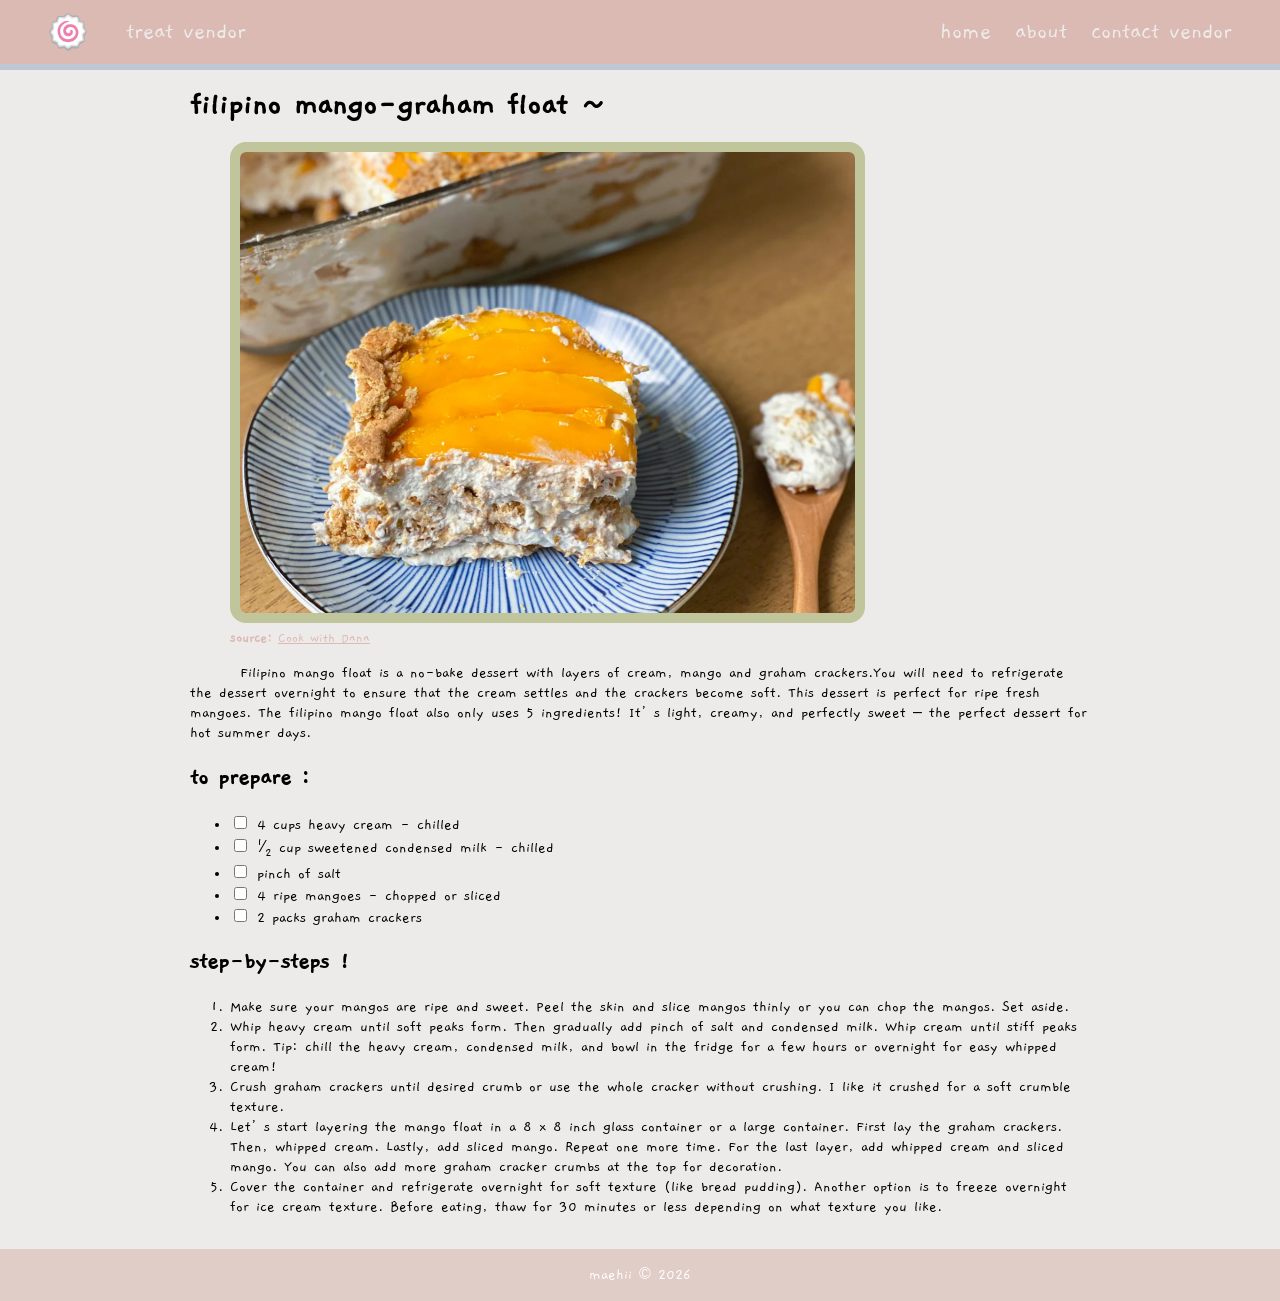
<file: 01-Introduction to HTML and CSS/index.html>
<!-- exercise 01: Recipe Page -->

<!DOCTYPE html>
<html lang="en">
<head>
    <meta charset="UTF-8">
    <meta name="viewport" content="width=device-width, initial-scale=1.0">
    <title>🍥 treat vendor: recipes !</title>
    <link rel="stylesheet" href="styles.css">
</head>
<body>
    <header> <!-- semantic element: faux navigation -->
        <nav class="navbar">
            <div class="nav-brand">
                <img src="./images/fish-cake-with-swirl_1f365.png" alt="logo" class="logo">
                <span class="title">treat vendor</span>
            </div>
            <ul class="nav-list">
                <li><a href="#">home</a></li>
                <li><a href="#">about</a></li>
                <li><a href="#">contact vendor</a></li>
            </ul>
        </nav>
    </header>
    <main>
        <article> <!-- also semantic element! -->
            <section id="welcome"> 
                <h1 id="title">filipino mango-graham float ~ </h1>
                <figure> <!-- semantic element: image & caption -->
                    <img src="./images/mango graham float (cookwithdana).png" alt="mango graham float">
                    <figcaption>
                        source: <a href="https://www.cookwithdana.com/mango-graham-float/" target="_blank" rel="noopener noreferrer">Cook with Dana</a>
                    </figcaption>
                </figure>
                <p>
                    Filipino mango float is a no-bake dessert with layers of cream, mango and graham crackers.You will need to refrigerate the dessert overnight to ensure that the cream settles and the crackers become soft.
                    This dessert is perfect for ripe fresh mangoes. The filipino mango float also only uses 5 ingredients! It’s light, creamy, and perfectly sweet – the perfect dessert for hot summer days.
                </p>
            </section>
            <section id="ingredients">
                <h2> to prepare :</h2>
                <ul> <!-- unordered list for ingredients -->
                    <li><label><input type="checkbox" name="item1" value="value1"> 4 cups heavy cream - chilled </label></li>
                    <li><label><input type="checkbox" name="item2" value="value2"> <sup>1</sup>&frasl;<sub>2</sub> cup sweetened condensed milk - chilled</label></li>
                    <li><label><input type="checkbox" name="item3" value="value3"> pinch of salt </label></li>
                    <li><label><input type="checkbox" name="item4" value="value4"> 4 ripe mangoes - chopped or sliced </label></li>
                    <li><label><input type="checkbox" name="item5" value="value5"> 2 packs graham crackers </label></li>   
                </ul>
            </section>
            <section id="instructions">
                <h2> step-by-steps !</h2>
                <ol> <!-- ordered list for instructions -->
                    <li>
                        Make sure your mangos are ripe and sweet. Peel the skin and slice mangos thinly or you can chop the mangos. Set aside.
                    </li>
                    <li>
                        Whip heavy cream until soft peaks form. Then gradually add pinch of salt and condensed milk. Whip cream until stiff peaks form. Tip: chill the heavy cream, condensed milk, and bowl in the fridge for a few hours or overnight for easy whipped cream!
                    </li>
                    <li>
                        Crush graham crackers until desired crumb or use the whole cracker without crushing. I like it crushed for a soft crumble texture.
                    </li>
                    <li>
                        Let’s start layering the mango float in a 8 x 8 inch glass container or a large container. First lay the graham crackers. Then, whipped cream. Lastly, add sliced mango. Repeat one more time. For the last layer, add whipped cream and sliced mango. You can also add more graham cracker crumbs at the top for decoration.
                    </li>
                    <li>
                        Cover the container and refrigerate overnight for soft texture (like bread pudding). Another option is to freeze overnight for ice cream texture. Before eating, thaw for 30 minutes or less depending on what texture you like.
                    </li>
                </ol>
            </section>
        </article>
    </main> 
    <footer> <!-- semantic element: footer -->
        maehii &copy; 2026
    </footer>
</body>
</html>
</file>
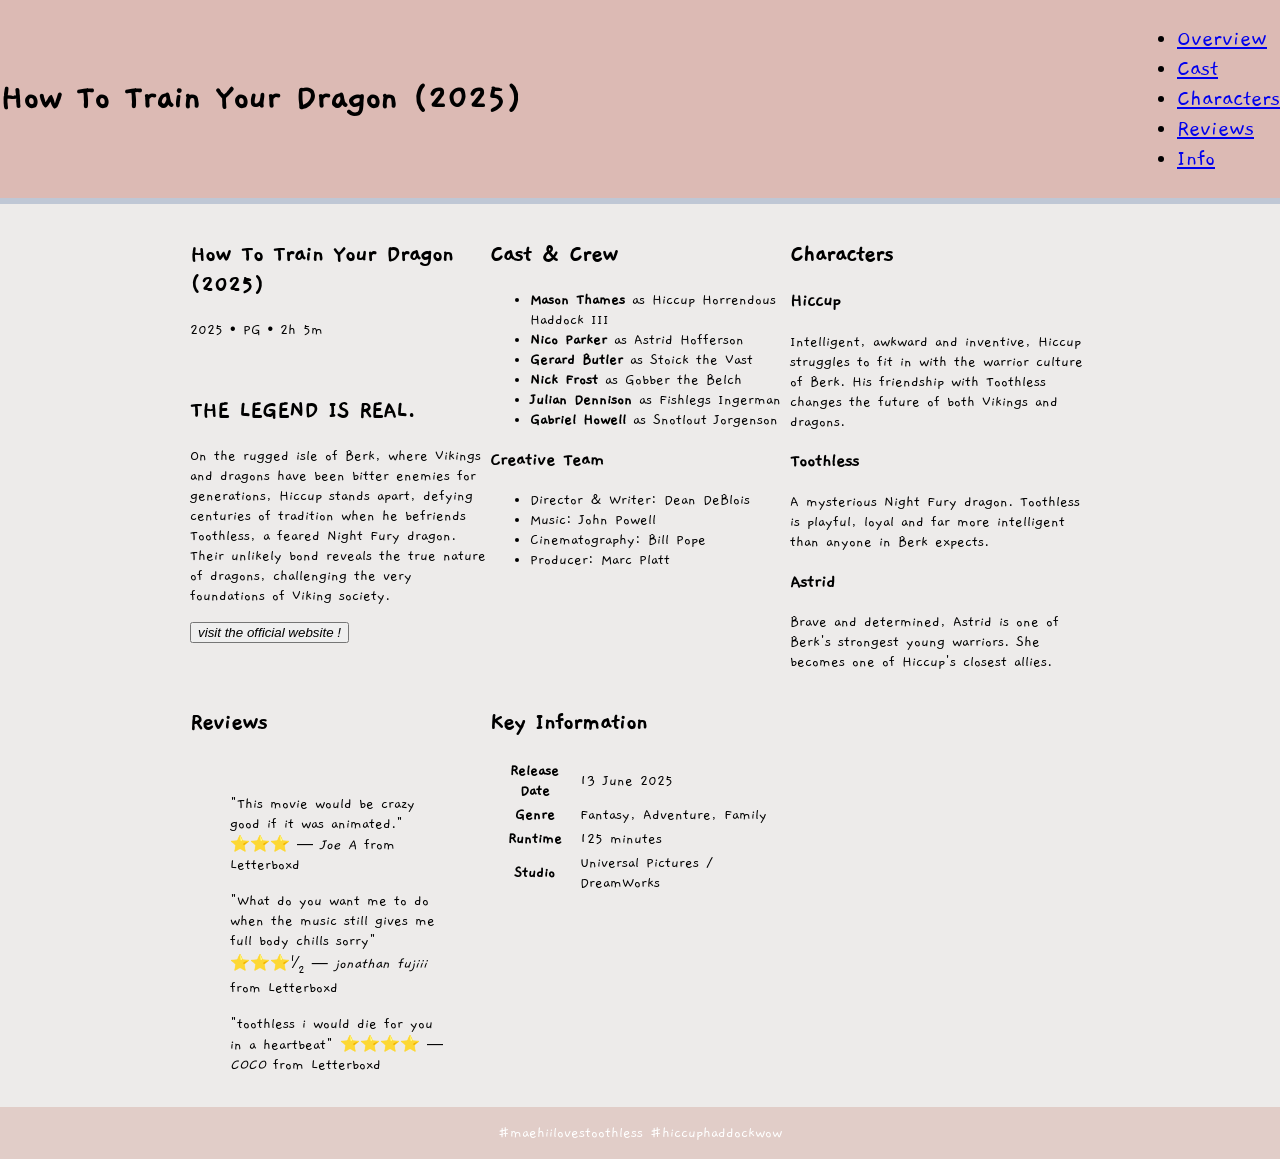
<file: 02-Links & Navigation/index.html>
<!-- exercise 02: One-page Website -->

<!DOCTYPE html>
<html lang="en">
<head>
    <meta charset="UTF-8">
    <meta name="viewport" content="width=device-width, initial-scale=1.0">
    <title>⚫ How To Train Your Dragon</title>
    <link rel="stylesheet" href="styles.css">
</head>
<body>
    <header>
        <nav class="navbar">
            <h1>How To Train Your Dragon (2025)</h1>
            <ul class="nav-links"> <!-- actual navigation links! -->
                <li><a href="#overview">Overview</a></li>
                <li><a href="#cast">Cast</a></li>
                <li><a href="#characters">Characters</a></li>
                <li><a href="#reviews">Reviews</a></li>
                <li><a href="#info">Info</a></li>
            </ul>
        </nav>
    </header>
    <main class="page">
        <section class="synopsis"> <!-- layout inspired by Letterboxd :) -->
            <h1>How To Train Your Dragon (2025)</h1>
            <p class="tagline">2025 • PG • 2h 5m</p>
            <br>
            <h2>THE LEGEND IS REAL.</h2>
            <p>
                On the rugged isle of Berk, where Vikings and dragons have been bitter enemies for generations, Hiccup stands apart, defying centuries of tradition when he befriends Toothless, a feared Night Fury dragon. Their unlikely bond reveals the true nature of dragons, challenging the very foundations of Viking society.
            </p>

            <!-- behold the button -->
            <a href="https://www.howtotrainyourdragon.com/" target="_blank" rel="noopener noreferrer"> 
                <button id="btn-link" type="button"><em>visit the official website !</em></button>
            </a>
            <br>
        </section>

        <!-- content-section cards! for: cast, characters, reviews, info -->

        <section id="cast" class="content-section card">
            <h2>Cast & Crew</h2>
            <ul>
                <li><strong>Mason Thames</strong> as Hiccup Horrendous Haddock III</li>
                <li><strong>Nico Parker</strong> as Astrid Hofferson</li>
                <li><strong>Gerard Butler</strong> as Stoick the Vast</li>
                <li><strong>Nick Frost</strong> as Gobber the Belch</li>
                <li><strong>Julian Dennison</strong> as Fishlegs Ingerman</li>
                <li><strong>Gabriel Howell</strong> as Snotlout Jorgenson</li>
            </ul>

            <h3>Creative Team</h3>
            <ul>
                <li>Director & Writer: Dean DeBlois</li>
                <li>Music: John Powell</li>
                <li>Cinematography: Bill Pope</li>
                <li>Producer: Marc Platt</li>
            </ul>
        </section>
        <section id="characters" class="content-section card">
            <h2>Characters</h2>
             
            <div class="character-block">
                <h3>Hiccup</h3>
                <p>
                    Intelligent, awkward and inventive, Hiccup struggles to fit in with
                    the warrior culture of Berk. His friendship with Toothless changes
                    the future of both Vikings and dragons.
                </p>
            </div>
            <div class="character-block">
                <h3>Toothless</h3>
                <p>
                    A mysterious Night Fury dragon. Toothless is playful, loyal and far
                    more intelligent than anyone in Berk expects.
                </p>
            </div>
            <div class="character-block">
                <h3>Astrid</h3>
                <p>
                    Brave and determined, Astrid is one of Berk's strongest young warriors.
                    She becomes one of Hiccup's closest allies.
                </p>
            </div>
        </section>
        <section id="reviews" class="content-section card">
            <h2>Reviews</h2>
            <br>
            <!-- cool blockquotes for reviews! -->
            <blockquote> 
                "This movie would be crazy good if it was animated."
                ⭐⭐⭐
                <span>— <em>Joe A</em> from Letterboxd</span>
            </blockquote>

            <blockquote>
                "What do you want me to do when the music still gives me full body chills sorry"
                ⭐⭐⭐<sup>1</sup>&frasl;<sub>2</sub>
                <span>— <em>jonathan fujiii</em> from Letterboxd</span>
            </blockquote>

            <blockquote>
                "toothless i would die for you in a heartbeat"
                ⭐⭐⭐⭐
                <span>— <em>COCO</em> from Letterboxd</span>
            </blockquote>
        </section>
        <section id="info" class="content-section card">
            <h2>Key Information</h2>
            <!-- cool table for key information! -->
            <table>
                <tr>
                    <th>Release Date</th>
                    <td>13 June 2025</td>
                </tr>
                <tr>
                    <th>Genre</th>
                    <td>Fantasy, Adventure, Family</td>
                </tr>
                <tr>
                    <th>Runtime</th>
                    <td>125 minutes</td>
                </tr>
                <tr>
                    <th>Studio</th>
                    <td>Universal Pictures / DreamWorks</td>
                </tr>
            </table>
        </section>
    </main>
    <footer>
        #maehiilovestoothless #hiccuphaddockwow
        <!-- #itstrue -->
    </footer>
</body>
</html>

<!--

Title: How To Train Your Dragon

plot:
key info:
cast & crew:
characters:
reviews - if any:



-->
</file>
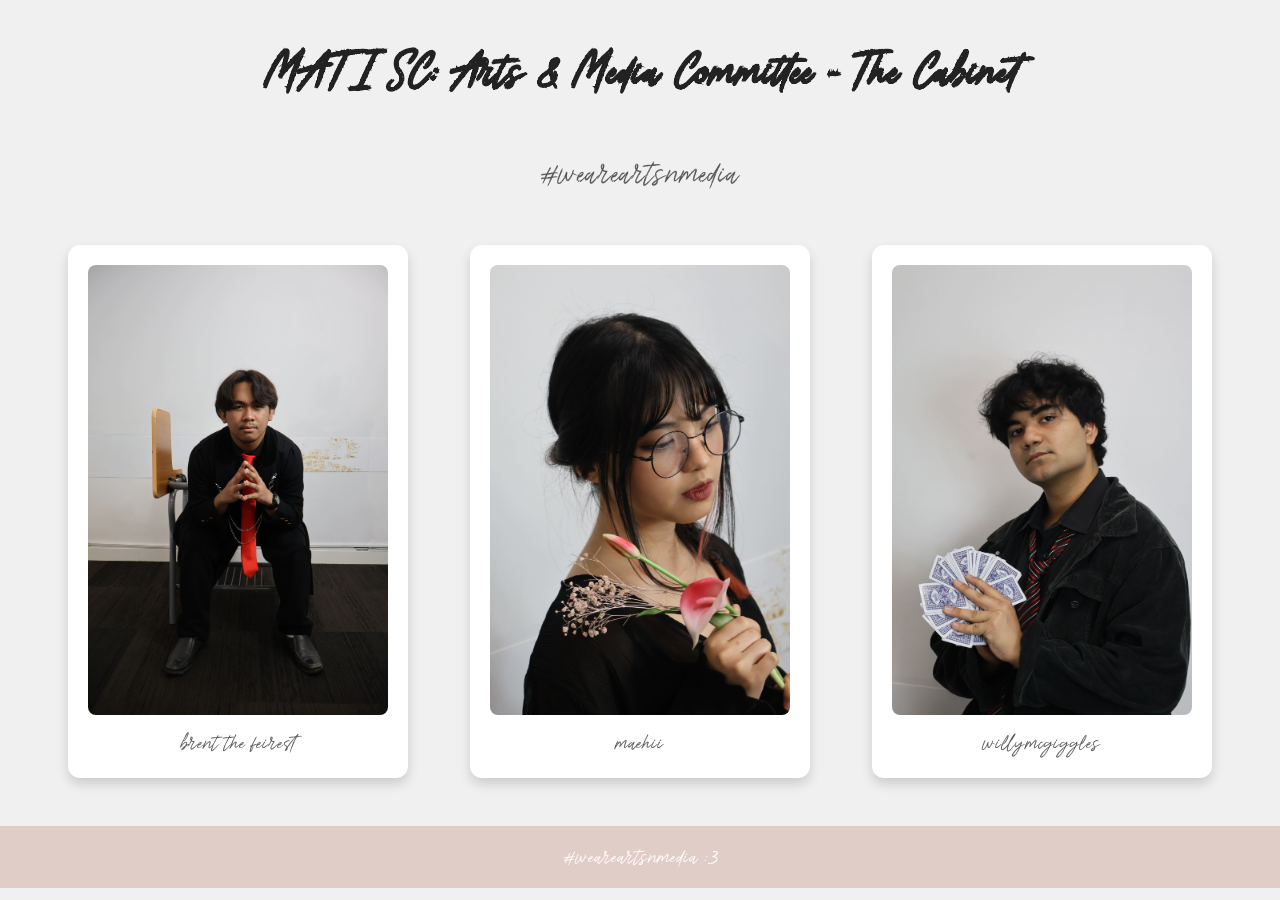
<file: 03-Images/index.html>
<!-- exercise 03: Images -->

<!DOCTYPE html>
<html lang="en">
<head>
    <meta charset="UTF-8">
    <meta name="viewport" content="width=device-width, initial-scale=1.0">
    <title>🖼️ image filters</title>
    <link rel="stylesheet" href="styles.css">
</head>
<body>
    <header>
        <h1>MATI SC: Arts & Media Committee - The Cabinet</h1>
        <p>#weareartsnmedia</p>
    </header>

    <main class="gallery">
        <!-- Image 1 -->
        <figure class="image-card">
            <img 
                src="./images/sc_brent.jpg" 
                alt="brent feir" 
                width="600" 
                height="600"
                class="sc_brent">
            <figcaption>
                brent the feirest
            </figcaption>
        </figure>
        <!-- Image 2 -->
        <figure class="image-card">
            <img 
                src="./images/sc_may.jpg" 
                alt="may hingada" 
                width="600" 
                height="400"
                class="sc_may">
            <figcaption>
                maehii
            </figcaption>
        </figure>
        <!-- Image 3 -->
        <figure class="image-card">
            <img 
                src="./images/sc_willy.jpg" 
                alt="william david" 
                width="400" 
                height="500"
                class="sc_willy">
            <figcaption>
                willymcgiggles
            </figcaption>
        </figure>
    </main>
    <footer>
        #weareartsnmedia :3 
    </footer>
</body>
</html>
</file>
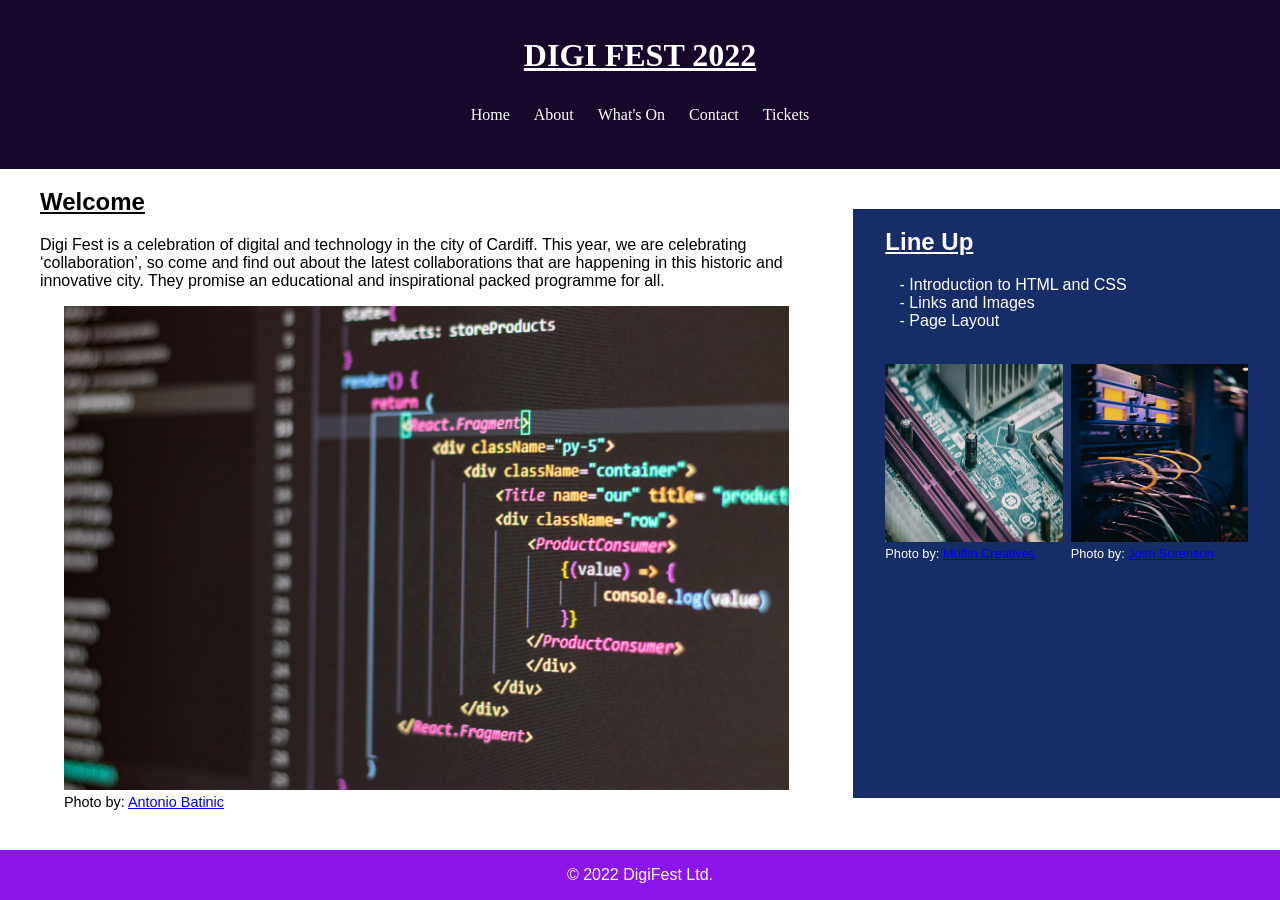
<file: 04-Page Layout/index.html>
<!-- exercise 04: Page Layout -->

<!DOCTYPE html>
<html lang="en">
<head>
    <meta charset="UTF-8">
    <meta name="viewport" content="width=device-width, initial-scale=1.0">
    <title>DigiFest 2022</title>
    <link rel="stylesheet" href="styles.css">
</head>
<body>
    <header>
        <h1 class="title">DIGI FEST 2022</h1>
        <nav>
            <ul>
                <li><a href="#">Home</a></li>
                <li><a href="#">About</a></li>
                <li><a href="#">What's On</a></li>
                <li><a href="#">Contact</a></li>
                <li><a href="#">Tickets</a></li>
            </ul>
        </nav>
    </header>
    <main>
        <article>
            <h1>Welcome</h1>
            <p>
                Digi Fest is a celebration of digital and technology in the city of Cardiff. This year, we are 
                celebrating ‘collaboration’, so come and find out about the latest collaborations that are 
                happening in this historic and innovative city. They promise an educational and 
                inspirational packed programme for all.
            </p>
            <figure>
                <img src="./images/pexels-antonio-batinic-2573434-4164418.jpg" alt="code">
                <figcaption>
                    Photo by: 
                    <a href="https://www.pexels.com/@antonio-batinic-2573434/" target="_blank" rel="noopener noreferrer">Antonio Batinic</a>
                </figcaption>
            </figure>
        </article>
    </main>
    <aside>
        <h1>Line Up</h1>
        <ul>
            <li>Introduction to HTML and CSS</li>
            <li>Links and Images</li>
            <li>Page Layout</li>
        </ul>
        <br>
        <div class="side-images">
            <figure>
                <img src="./images/pexels-muffin-4584611.jpg" alt="motherboard">
                <figcaption>
                    Photo by: 
                    <a href="https://www.pexels.com/@muffin/" target="_blank" rel="noopener noreferrer">Muffin Creatives</a>
                </figcaption>
            </figure>
            <figure>
                <img src="./images/pexels-joshsorenson-1054397.jpg" alt="server">
                <figcaption>
                    Photo by: 
                    <a href="https://www.pexels.com/@joshsorenson/" target="_blank" rel="noopener noreferrer">Josh Sorenson</a>
                </figcaption>
            </figure>
        </div>
    </aside>
    <footer>
        &copy 2022 DigiFest Ltd.
    </footer>
</body>
</html>
</file>
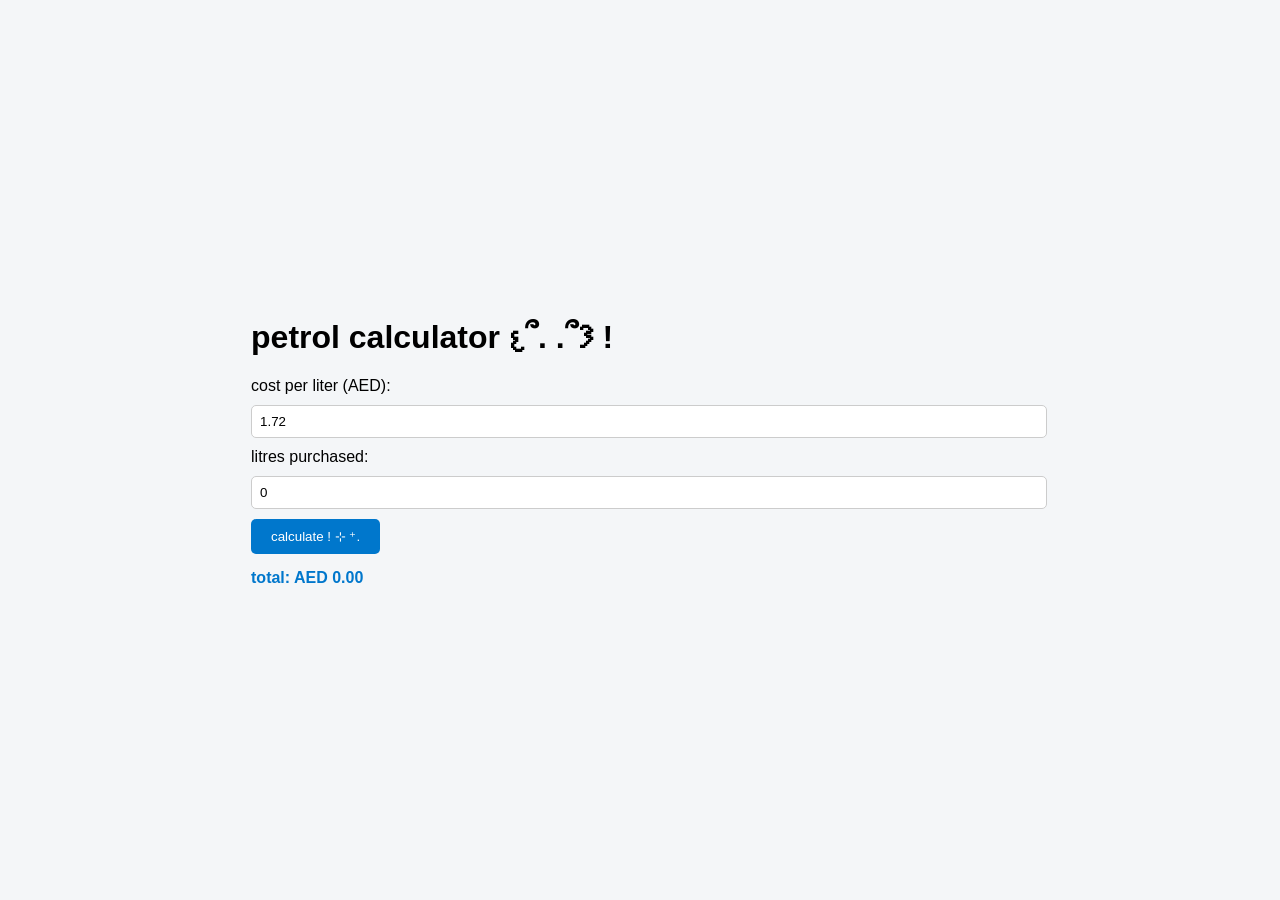
<file: 06-Javascript/index.html>
<!-- 06: Javascript -->

<!DOCTYPE html>
<html lang="en">
<head>
    <meta charset="UTF-8">
    <meta name="viewport" content="width=device-width, initial-scale=1.0">
    <title>⛽ petrol calc</title>
    <link rel="stylesheet" href="styles.css">
    <script src="script.js" defer></script>
    
</head>
<body>
    <div class="petrol_calc">
        <h1>petrol calculator 𐔌՞. .՞𐦯 !</h1>

        <label for="cost">cost per liter (AED):</label>
        <input type="number" id="cost" value="1.72" step="0.01">

        <label for="liters">litres purchased:</label>
        <input type="number" id="liters" value="0" step="0.1">

        <button id="calcBtn"> calculate ! ⊹ ⁺.</button>

        <p id="total">total: AED 0.00</p>
    </div>

    <script src="script.js"></script>
</body>
</html>
</file>
<file: 01-Introduction to HTML and CSS/styles.css>
/* exercise 01: Recipe Page */

:root {     /* defines global (color) variables! */
    --background: #edebea;
    --text:#4b3831;
    --main-light: #edebea;
    --main-dark: #353032;
    --accent: #dcbab4;
    --accent-complimentary: #c0c59c;
    --accent-secondary: #e1cdc3;
    --accent-tertiary: #bfc7d5;

}

@font-face {    /* import regular font */
    font-family: 'Gaegu';
    font-weight: 400;
    src: url('./fonts/Gaegu/Gaegu-Regular.ttf');
}


body {
  font-family: 'Gaegu', sans-serif;
  background-color: var(--background);
  margin: 0;
  padding: 0;
}

main {
  display: grid;
  grid-template-columns: repeat(3, 1fr);
  max-width: 100ch;
  margin: auto;
  padding: 1rem;
}


.navbar {
  display: flex;
  justify-content: space-between;
  align-items: center;
  font-size: 1.5rem;
  background-color: var(--accent);
  border-bottom: var(--accent-tertiary) solid 6px;
}

.nav-brand {
  display: flex;
  align-items: center;
  color: var(--main-light);
  gap: 1ch;
}

.logo {
  height: 40px;
  width: auto;
  padding: 0.5em 1em 0.5em 2em;
}

.nav-list {
  list-style-type: none;
  margin: 0;
  padding: 0.5em 2em;
  display: flex;
  gap: 1.5rem;
}

.nav-list a {
  text-decoration: none;  
  color: var(--main-light);
}

.nav-list a:hover {
  color: var(--accent-secondary);
}

a:hover {
    color: var(--accent-secondary);
}


figure figcaption {
    font-size: 0.9rem;
    font-weight: 700;
    color: var(--accent);
}

figure figcaption a {
    font-weight: 400;
    color: inherit;
}


article {
  grid-column: span 3;
}
 
article h1 {
  margin-block: 0;
  font-size: 2rem;
}

article img {
  align-items: center;
  width: 75%;
  aspect-ratio: 4/3;
  object-fit: cover;
  border: var(--accent-complimentary) solid 10px;
  border-radius: 16px;
 }

article p {
  text-indent: 50px;
}


footer {
  display: flex;
  background-color: #e1cdc8;
  color: #ffffff;
  padding: 1rem;
  justify-content: center;
}
</file>
<file: 02-Links & Navigation/styles.css>
/* exercise 01: Recipe Page */

:root {     /* defines global (color) variables! */
    --background: #edebea;
    --text:#4b3831;
    --main-light: #edebea;
    --main-dark: #353032;
    --accent: #dcbab4;
    --accent-complimentary: #c0c59c;
    --accent-secondary: #e1cdc3;
    --accent-tertiary: #bfc7d5;

}

@font-face {    /* import regular font */
    font-family: 'Gaegu';
    font-weight: 400;
    src: url('./fonts/Gaegu/Gaegu-Regular.ttf');
}


body {
  font-family: 'Gaegu', sans-serif;
  background-color: var(--background);
  margin: 0;
  padding: 0;
}

main {
  display: grid;
  grid-template-columns: repeat(3, 1fr);
  max-width: 100ch;
  margin: auto;
  padding: 1rem;
}


.navbar {
  display: flex;
  justify-content: space-between;
  align-items: center;
  font-size: 1.5rem;
  background-color: var(--accent);
  border-bottom: var(--accent-tertiary) solid 6px;
}

.nav-brand {
  display: flex;
  align-items: center;
  color: var(--main-light);
  gap: 1ch;
}

.logo {
  height: 40px;
  width: auto;
  padding: 0.5em 1em 0.5em 2em;
}

.nav-list {
  list-style-type: none;
  margin: 0;
  padding: 0.5em 2em;
  display: flex;
  gap: 1.5rem;
}

.nav-list a {
  text-decoration: none;  
  color: var(--main-light);
}

.nav-list a:hover {
  color: var(--accent-secondary);
}

a:hover {
    color: var(--accent-secondary);
}


figure figcaption {
    font-size: 0.9rem;
    font-weight: 700;
    color: var(--accent);
}

figure figcaption a {
    font-weight: 400;
    color: inherit;
}


article {
  grid-column: span 3;
}
 
article h1 {
  margin-block: 0;
  font-size: 2rem;
}

article img {
  align-items: center;
  width: 75%;
  aspect-ratio: 4/3;
  object-fit: cover;
  border: var(--accent-complimentary) solid 10px;
  border-radius: 16px;
 }

article p {
  text-indent: 50px;
}


footer {
  display: flex;
  background-color: #e1cdc8;
  color: #ffffff;
  padding: 1rem;
  justify-content: center;
}
</file>
<file: 03-Images/styles.css>
/* exercise 03: Images */

@font-face {
    font-family: 'Kathiega';
    src: url('./fonts/kathiega.regular.ttf');
}

body {
    font-family: 'Kathiega', serif;
    background-color: #f0f0f0;
    color: #222;
    text-align: center;
    margin: 0;
    padding: 0;
}

header h1 {
    font-size: 4rem;
}

header p {
    font-size: 3rem;
    margin-bottom: 0.1rem;
    color: #555;
}

.gallery {
    display: flex;
    flex-wrap: nowrap;
    justify-content: center;
    gap: 30px;
}

.image-card { /* polaroid-style cards for images */
    flex: 0 0 30%;
    max-width: 300px;
    background-color: #fff;
    border-radius: 12px;
    box-shadow: 0 6px 12px rgba(0,0,0,0.15);
    padding: 20px;
    margin: 3rem 1rem;
}

.sc_brent {
    width: 100%;
    height: auto;
    border-radius: 8px;

    transition: filter 0.3s ease;
}

.sc_brent:hover { /* minimal, individual hover filters for each image */
    filter: grayscale(20%) brightness(0.9);
}

.sc_may {
    width: 100%;
    height: auto;
    border-radius: 8px;

    transition: filter 0.3s ease;
}

.sc_may:hover {
    filter: brightness(1) contrast(1.2) saturate(1.3);
}

.sc_willy {
    width: 100%;
    height: auto;
    border-radius: 8px;

    transition: filter 0.3s ease;
}

.sc_willy:hover {
    filter: sepia(50%) contrast(1.5) brightness(1.1);
}

.image-card figcaption {
    margin-top: 10px;
    font-size: 2rem;
    color: #555;
}

footer {
  display: flex;
  background-color: #e1cdc8;
  font-size: 2rem;
  color: #ffffff;
  padding: 1rem;
  justify-content: center;
}
</file>
<file: 04-Page Layout/styles.css>
/* exercise 04: Page Layout */

:root {
    --text-light: #ffffff;
    --text-dark: #000000;
    --header: #17072b;
    --sidebar: #172d67;
    --footer: #8c15e9;

    font-family: Arial;
    font-weight: 400;
}

header {
    grid-column: 1 / -1;
    display: flex;
    flex-direction: column;
    align-items: center;
    gap: 0.5rem;
    background-color: var(--header);
    font-family: Tahoma;
    padding-block: 1rem;
    margin: 0;
}

header .title {
    color: var(--text-light);
    text-decoration: underline;
    margin-bottom: 0.5rem;
    align-items: center;
}

nav > ul {
    list-style-type: none;
    display: flex;
    gap: 1.5rem;
    padding: 1rem 0;
    margin: 0;
}

nav > ul a {
    text-decoration: none;
    color: var(--text-light);
}

main {
    grid-column: 1 / 9;
    padding-inline: 1.5rem;
}

article h1,
article p {
    padding-inline: 1rem;
}

h1 {
    text-decoration: underline;
}

figure img {
    width: 100%;
}

figcaption {
    font-size: 0.9rem;
    color: var(--text-dark);
}

body {
    font-family: Arial, sans-serif;
    min-height: 100vh; /* 100% of viewport height */
    margin: 0;
    padding: 0;
    display: grid;
    grid-template-columns: repeat(12, 1fr);
}

aside {
    grid-column: 9 / -1;
    background-color: var(--sidebar);
    padding-inline: 2rem;
    margin-block: 2.5rem;
    color: var(--text-light);
}

aside ul {
    list-style-type: '- ';
    padding-left: 1.5rem;
}

.side-images {
    display: grid;
    grid-template-columns: repeat(auto-fit, minmax(150px, 1fr));
    gap: 0.5rem;
}

.side-images figure {
    margin: 0;
    padding: 0;
}

.side-images figure img {
    aspect-ratio: 1 / 1;
    width: 100%;
}

.side-images figcaption {
    font-size: 0.8rem;
    color: var(--text-light);
}

footer {
    grid-column: 1 / -1;
    background-color: var(--footer);
    color: var(--text-light);
    display: flex;
    justify-content: center;
    align-items: center;
    padding: 1rem;
    margin-top: auto;
}
</file>
<file: 06-Javascript/styles.css>
/* 06: Javascript */


body {
    font-family: Arial, sans-serif;
    background-color: #f4f6f8;
    display: flex;
    justify-content: center;
    align-items: center;
    height: 100vh;
    margin: 0;
}

.calculator {
    background-color: #fff;
    padding: 25px 35px;
    border-radius: 10px;
    box-shadow: 0 6px 15px rgba(0,0,0,0.1);
    text-align: center;
    width: 300px;
}

input {
    width: 100%;
    padding: 8px;
    margin: 10px 0;
    border-radius: 5px;
    border: 1px solid #ccc;
}

input:focus {
    border-color: #0077cc;
    outline: none;
}

button {
    padding: 10px 20px;
    border: none;
    border-radius: 5px;
    background-color: #0077cc;
    color: #fff;
    cursor: pointer;
    transition: background-color 0.2s;
}

button:hover {
    background-color: #005fa3;
}

#total {
    margin-top: 15px;
    font-weight: bold;
    color: #0077cc;
}
</file>
